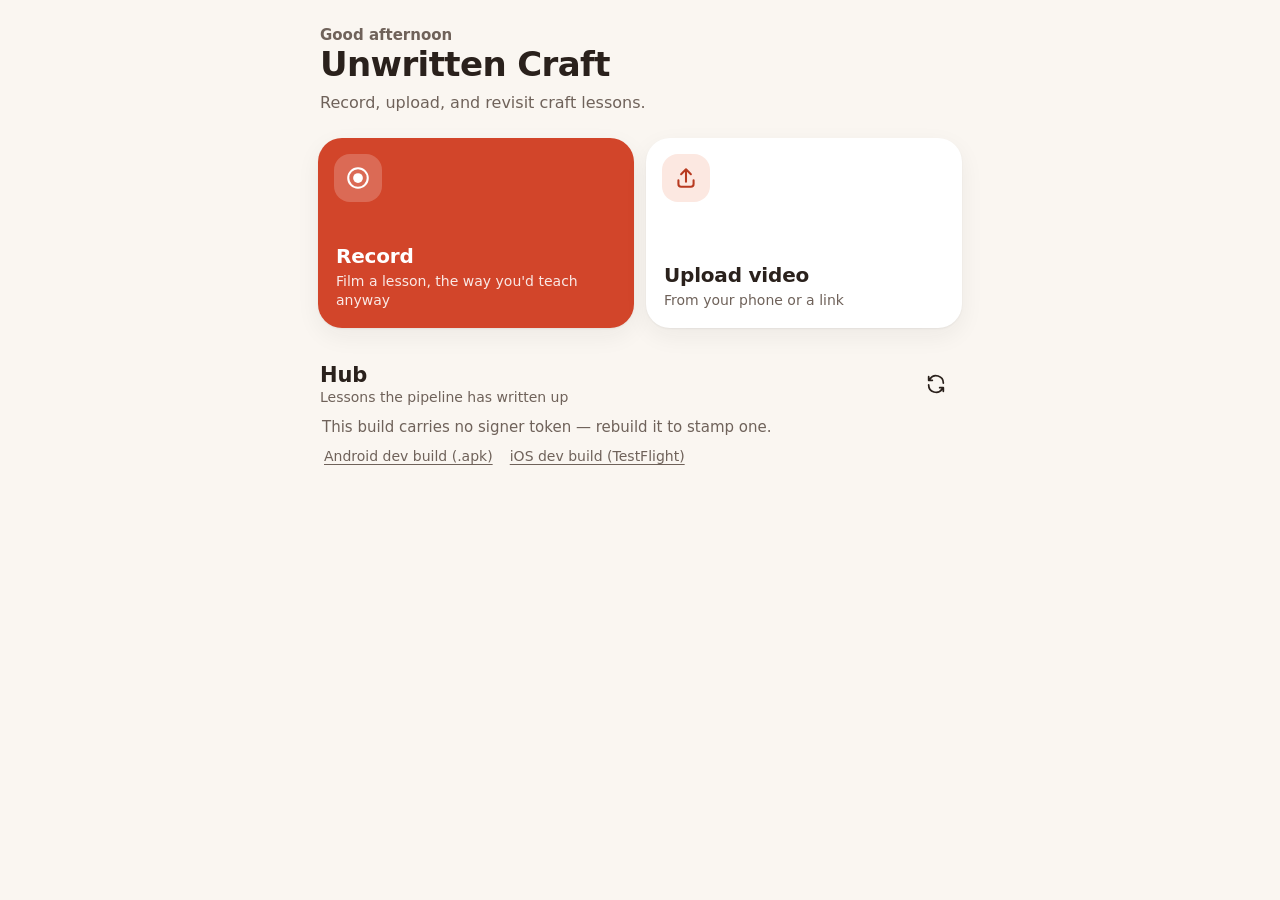
<file: app/recorder/index.html>
<!DOCTYPE html>
<html lang="en">
<head>
<meta charset="utf-8">
<meta name="viewport" content="width=device-width, initial-scale=1, maximum-scale=1, user-scalable=no, viewport-fit=cover">
<meta name="mobile-web-app-capable" content="yes">
<meta name="apple-mobile-web-app-capable" content="yes">
<meta name="apple-mobile-web-app-status-bar-style" content="default">
<meta name="apple-mobile-web-app-title" content="Unwritten">
<meta name="theme-color" content="#FAF6F1" media="(prefers-color-scheme: light)">
<meta name="theme-color" content="#171310" media="(prefers-color-scheme: dark)">
<meta name="description" content="Record one lesson, in the mentor's own words.">
<link rel="manifest" href="manifest.webmanifest">
<link rel="apple-touch-icon" href="icons/apple-touch-icon.png">
<link rel="icon" type="image/png" sizes="192x192" href="icons/icon-192.png">
<link rel="icon" type="image/png" sizes="512x512" href="icons/icon-512.png">
<link rel="stylesheet" href="app.css">
<title>Unwritten Craft</title>
</head>
<body>
<div id="app">
  <header class="largetitle">
    <p class="eyebrow" id="greeting">Welcome back</p>
    <h1>Unwritten Craft</h1>
    <p class="sub">Record, upload, and revisit craft lessons.</p>
  </header>
  <div id="status"></div>
  <nav class="tiles" aria-label="Start a lesson">
    <a class="tile primary" id="gorecord" href="record.html">
      <span class="tglyph" aria-hidden="true"><svg class="i" viewBox="0 0 24 24"><circle cx="12" cy="12" r="4.5" fill="currentColor" stroke="none"/><circle cx="12" cy="12" r="9"/></svg></span>
      <span class="ttitle">Record</span>
      <span class="tsub">Film a lesson, the way you'd teach anyway</span>
    </a>
    <a class="tile" id="goupload" href="upload.html">
      <span class="tglyph" aria-hidden="true"><svg class="i" viewBox="0 0 24 24"><path d="M12 15.5V4M7.5 8.5 12 4l4.5 4.5M5 14v3.5A2.5 2.5 0 0 0 7.5 20h9a2.5 2.5 0 0 0 2.5-2.5V14"/></svg></span>
      <span class="ttitle">Upload video</span>
      <span class="tsub">From your phone or a link</span>
    </a>
  </nav>
  <section class="library" aria-labelledby="hubhead">
    <div class="shead">
      <h2 id="hubhead">Hub<small>Lessons the pipeline has written up</small></h2>
      <button class="iconbtn" id="hubrefresh" title="Refresh the hub" aria-label="Refresh the hub"><svg class="i" viewBox="0 0 24 24"><path d="M20 11a8 8 0 0 0-14.7-4.4M4 4v4h4M4 13a8 8 0 0 0 14.7 4.4M20 20v-4h-4"/></svg></button>
    </div>
    <div id="hubstatus"></div>
    <video id="hubplayer" class="hidden" controls playsinline preload="metadata"></video>
    <button id="hubclose" class="hidden pill block" title="Close player">Close player</button>
    <div id="hubdetail"></div>
    <div id="hublist" class="cards"><div class="sempty empty"><b>Loading…</b></div></div>
  </section>
  <footer><a class="advlink" href="unwritten-craft.apk" download>Android dev build (.apk)</a>
    <a class="advlink" href="https://testflight.apple.com/join/fwbSpfDD" target="_blank" rel="noopener">iOS dev build (TestFlight)</a></footer>
</div>
<script src="common.js"></script>
<script src="home.js"></script>
<script>
/* PWA: register the offline shell where supported (secure contexts
   only; old Safari without service workers simply skips this). */
if("serviceWorker" in navigator && window.isSecureContext){
  window.addEventListener("load", function(){
    navigator.serviceWorker.register("sw.js").catch(function(){});
  });
}
</script>
</body>
</html>
</file>
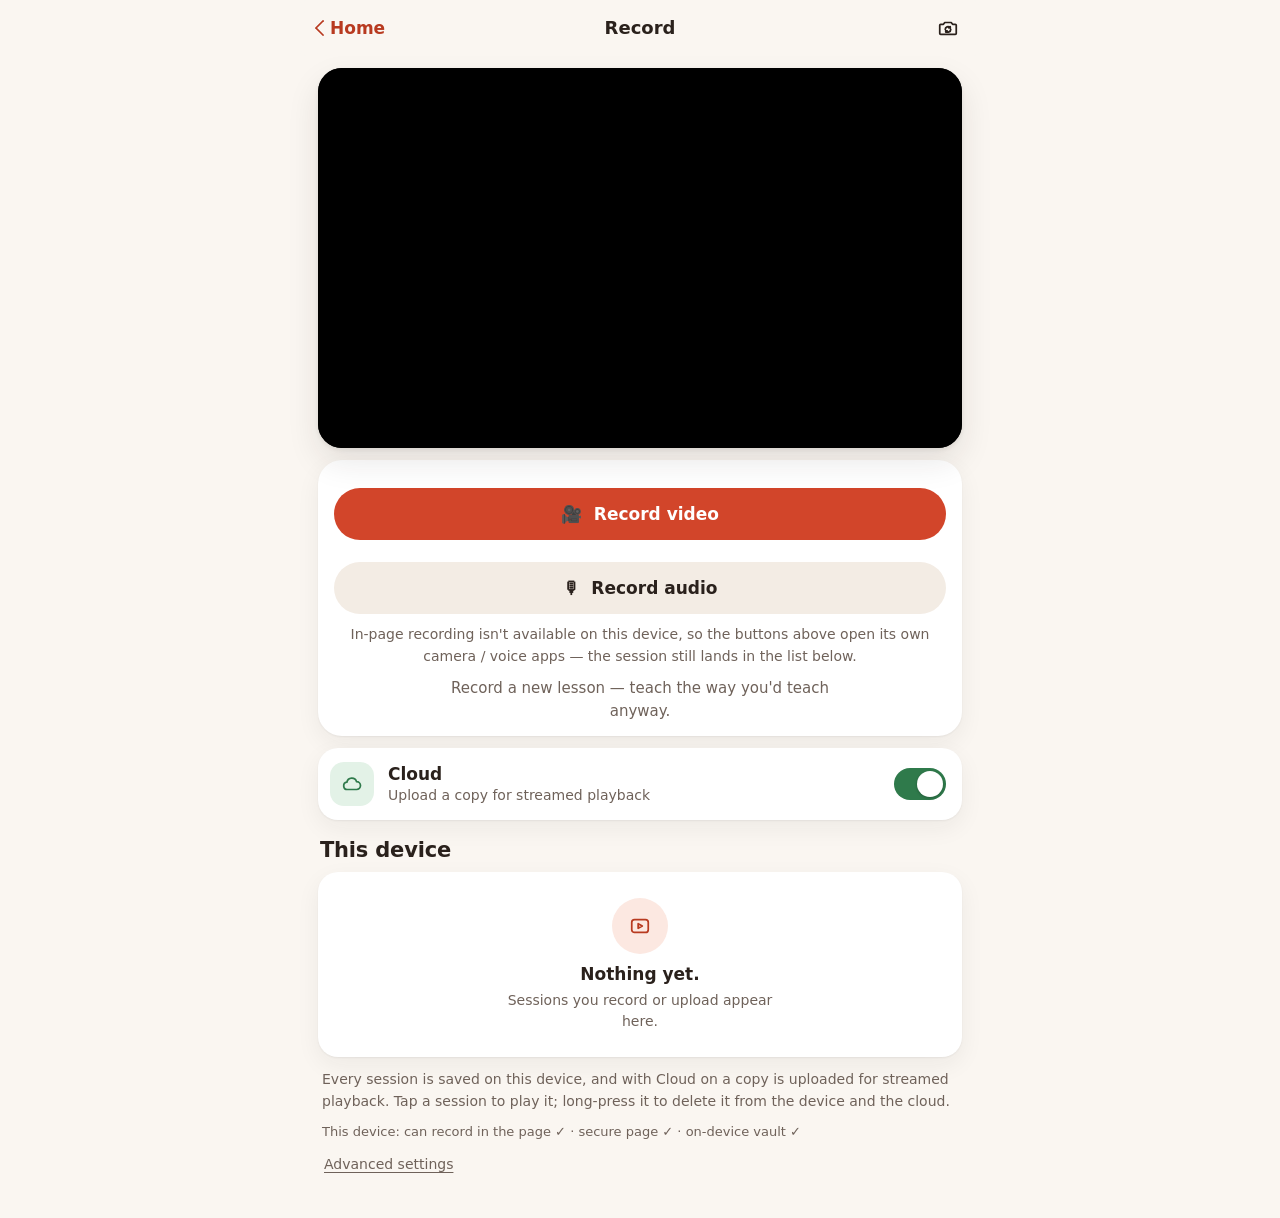
<file: app/recorder/record.html>
<!DOCTYPE html>
<html lang="en">
<head>
<meta charset="utf-8">
<meta name="viewport" content="width=device-width, initial-scale=1, maximum-scale=1, user-scalable=no, viewport-fit=cover">
<meta name="mobile-web-app-capable" content="yes">
<meta name="apple-mobile-web-app-capable" content="yes">
<meta name="apple-mobile-web-app-status-bar-style" content="default">
<meta name="apple-mobile-web-app-title" content="Unwritten">
<meta name="theme-color" content="#FAF6F1" media="(prefers-color-scheme: light)">
<meta name="theme-color" content="#171310" media="(prefers-color-scheme: dark)">
<meta name="description" content="Record one lesson, in the mentor's own words.">
<link rel="manifest" href="manifest.webmanifest">
<link rel="apple-touch-icon" href="icons/apple-touch-icon.png">
<link rel="icon" type="image/png" sizes="192x192" href="icons/icon-192.png">
<link rel="icon" type="image/png" sizes="512x512" href="icons/icon-512.png">
<link rel="stylesheet" href="app.css">
<title>Record · Unwritten Craft</title>
</head>
<body>
<div id="app">
  <header class="topbar">
    <a class="backbtn" id="backhome-record" href="index.html" aria-label="Back to Home"><span class="bl">Home</span></a>
    <h1>Record</h1>
    <div class="baraction">
      <button class="iconbtn" id="camtoggle" aria-label="Back camera — switch to front" title="Switch camera"><svg class="i" viewBox="0 0 24 24"><path d="M4 8h3l1.5-2h7L17 8h3a1 1 0 0 1 1 1v9a1 1 0 0 1-1 1H4a1 1 0 0 1-1-1V9a1 1 0 0 1 1-1z"/><path d="M9 13.5a3 3 0 0 1 5.2-2M15 13.5a3 3 0 0 1-5.2 2M14.4 10.4l.1 1.6-1.6-.1M9.6 16.6l-.1-1.6 1.6.1"/></svg></button>
    </div>
  </header>
  <div id="joinbanner" class="joinbanner hidden" role="status"></div>
  <div>
    <div id="stage">
      <video id="view" autoplay playsinline muted></video>
      <video id="player" class="hidden" playsinline preload="metadata"></video>
      <div id="recbadge" class="hidden"><span id="recdot"></span>REC&nbsp;<span id="timer">0:00</span></div>
      <div id="playercontrols" class="hidden">
        <button id="vfplay" title="Play" aria-label="Play">▶</button>
        <button id="vfpause" title="Pause" aria-label="Pause">⏸</button>
        <button id="vfclose" title="Close" aria-label="Close player">✕</button>
      </div>
    </div>
    <div id="micwarn" class="banner hidden"><span aria-hidden="true">🎤</span><span><b>No microphone.</b> The mentor's words won't be recorded — and the mentor's words are the whole point. Check the browser's site settings, or use the camera-app option below.</span></div>
    <div id="speechwarn" class="banner hidden"><span aria-hidden="true">🔇</span><span><b>Quiet for a while.</b> No speech in the last minute — and the mentor's words are the whole point. Check the mic is close enough.</span></div>
    <div id="zoomrow" class="hidden">
      <button id="zoomout" title="Zoom out" aria-label="Zoom out">−</button>
      <input id="zoomseek" type="range" min="0" max="100" value="0" aria-label="Zoom">
      <button id="zoomin" title="Zoom in" aria-label="Zoom in">+</button>
      <span id="zoomlabel">1.0×</span>
    </div>
    <div class="dock">
      <button id="recbtn">● Record</button>
      <div class="hidden" id="capcontrols">
        <button class="pill primary block" id="capvideo">🎥&nbsp; Record video</button>
        <button class="pill block" id="capaudio">🎙&nbsp; Record audio</button>
      </div>
      <div id="fallback" class="hidden">In-page recording isn't available on this device, so the buttons above open its own camera / voice apps — the session still lands in the list below.</div>
      <div id="status">Record a new lesson — teach the way you'd teach anyway.</div>
    </div>
    <input type="file" id="fileinput" accept="video/*,image/*" capture="environment" class="hidden">
    <input type="file" id="audioinput" accept="audio/*" capture class="hidden">
    <button class="setrow" id="cloudtoggle" role="switch" aria-checked="true">
      <span class="sglyph" aria-hidden="true"><svg class="i" viewBox="0 0 24 24"><path d="M7 18a4 4 0 0 1-.6-7.96A5.5 5.5 0 0 1 17 9.5a4.25 4.25 0 0 1 0 8.5z"/></svg></span>
      <span class="glabel">Cloud<small>Upload a copy for streamed playback</small></span>
      <span class="switch" aria-hidden="true"></span>
    </button>
    <section class="library" aria-labelledby="devhead">
      <div class="shead"><h2 id="devhead">This device</h2></div>
      <div id="clips" class="cards"><div class="sempty empty"><b>Nothing yet.</b></div></div>
    </section>
    <button class="pill block hidden" id="exportbtn">Export sessions to Downloads</button>
    <p class="note">Every session is saved on this device, and with Cloud on a copy is uploaded for streamed playback. Tap a session to play it; long-press it to delete it from the device and the cloud.</p>
    <p id="caps"></p>
    <button class="advlink" id="advancedlink">Advanced settings</button>
    <div id="cloudpanel" class="hidden">
      <p class="bnote">Build values, shown for debugging — they load fresh from this build on every load and can't be changed here.</p>
      <dl class="dbg">
        <div><dt>Signer URL</dt><dd id="clouddbgurl"></dd></div>
        <div><dt>Signer token</dt><dd id="clouddbgtoken"></dd></div>
      </dl>
    </div>
  </div>
</div>
<script src="common.js"></script>
<script src="record.js"></script>
<script>
/* PWA: register the offline shell where supported (secure contexts
   only; old Safari without service workers simply skips this). */
if("serviceWorker" in navigator && window.isSecureContext){
  window.addEventListener("load", function(){
    navigator.serviceWorker.register("sw.js").catch(function(){});
  });
}
</script>
</body>
</html>
</file>
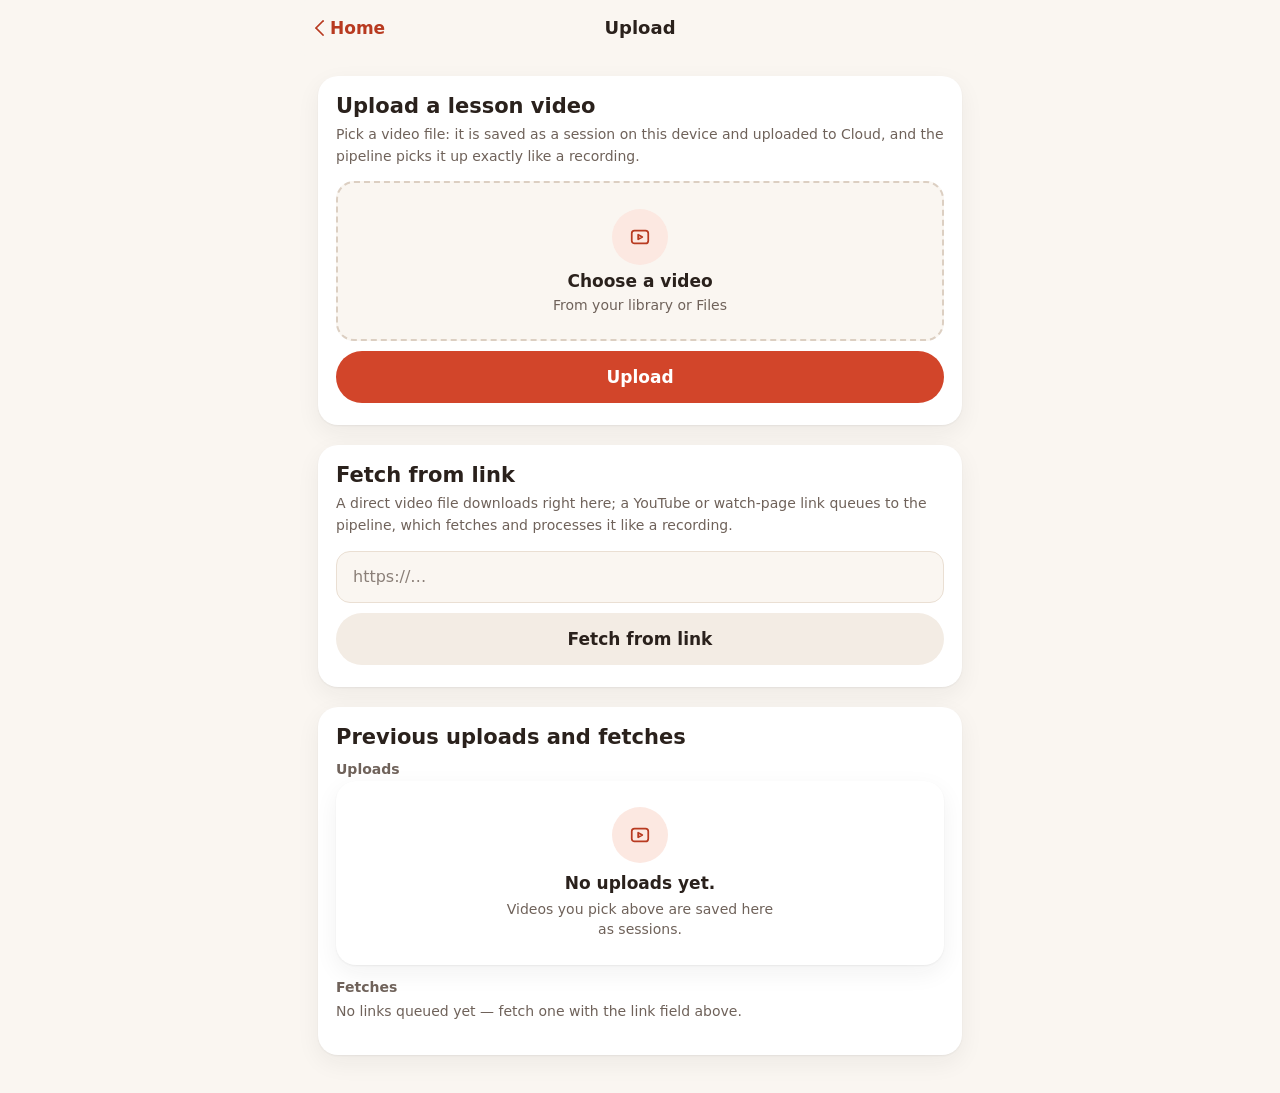
<file: app/recorder/upload.html>
<!DOCTYPE html>
<html lang="en">
<head>
<meta charset="utf-8">
<meta name="viewport" content="width=device-width, initial-scale=1, maximum-scale=1, user-scalable=no, viewport-fit=cover">
<meta name="mobile-web-app-capable" content="yes">
<meta name="apple-mobile-web-app-capable" content="yes">
<meta name="apple-mobile-web-app-status-bar-style" content="default">
<meta name="apple-mobile-web-app-title" content="Unwritten">
<meta name="theme-color" content="#FAF6F1" media="(prefers-color-scheme: light)">
<meta name="theme-color" content="#171310" media="(prefers-color-scheme: dark)">
<meta name="description" content="Record one lesson, in the mentor's own words.">
<link rel="manifest" href="manifest.webmanifest">
<link rel="apple-touch-icon" href="icons/apple-touch-icon.png">
<link rel="icon" type="image/png" sizes="192x192" href="icons/icon-192.png">
<link rel="icon" type="image/png" sizes="512x512" href="icons/icon-512.png">
<link rel="stylesheet" href="app.css">
<title>Upload · Unwritten Craft</title>
</head>
<body>
<div id="app">
  <header class="topbar">
    <a class="backbtn" id="backhome-upload" href="index.html" aria-label="Back to Home"><span class="bl">Home</span></a>
    <h1>Upload</h1>
    <div class="baraction"></div>
  </header>
  <div id="status"></div>
  <div id="joinbanner" class="joinbanner hidden" role="status"></div>
  <section class="card upcard" aria-labelledby="pickhead">
    <h2 id="pickhead">Upload a lesson video</h2>
    <p class="note">Pick a video file: it is saved as a session on this device and uploaded to Cloud, and the pipeline picks it up exactly like a recording.</p>
    <label class="dropzone" for="uploadinput">
      <span class="eglyph" aria-hidden="true"><svg class="i" viewBox="0 0 24 24"><rect x="3" y="5" width="18" height="14" rx="3"/><path d="m10 9.5 4.5 2.5-4.5 2.5z"/></svg></span>
      <b>Choose a video</b>
      <span id="pickname">From your library or Files</span>
    </label>
    <input type="file" id="uploadinput" accept="video/*" class="vh">
    <button class="pill primary block" id="uploadbtn">Upload</button>
    <div id="uploadstatus"></div>
  </section>
  <section class="card upcard" aria-labelledby="fetchhead">
    <h2 id="fetchhead">Fetch from link</h2>
    <p class="note">A direct video file downloads right here; a YouTube or watch-page link queues to the pipeline, which fetches and processes it like a recording.</p>
    <label for="urlinput" class="vh">Video link</label>
    <input type="url" id="urlinput" inputmode="url" autocomplete="off" placeholder="https://…">
    <button class="pill block" id="urlfetchbtn">Fetch from link</button>
    <div id="urlstatus"></div>
  </section>
  <section class="card upcard" aria-labelledby="prevhead">
    <h2 id="prevhead">Previous uploads and fetches</h2>
    <div id="uphistory"></div>
    <div id="fetchhistory"></div>
  </section>
</div>
<script src="common.js"></script>
<script src="upload.js"></script>
<script>
/* PWA: register the offline shell where supported (secure contexts
   only; old Safari without service workers simply skips this). */
if("serviceWorker" in navigator && window.isSecureContext){
  window.addEventListener("load", function(){
    navigator.serviceWorker.register("sw.js").catch(function(){});
  });
}
</script>
</body>
</html>
</file>
<file: app/recorder/app.css>
/* Unwritten Craft — "Hearth", the shared design language (see
   docs/DESIGN.md). Warm paper by default, a matching dark palette that
   follows the system, one warm accent (ember) for the one primary
   action, big round tiles and cards, words in chips instead of glyph
   codes. One app, three pages: home — index.html (greeting, Record and
   Upload tiles, the hub last); record — record.html (viewfinder, zoom,
   the shutter dock, cloud, this device's sessions, advanced link);
   upload — upload.html (pick a file, or paste a link).
   html.ios / html.android (set in common.js) only nudge type, radii
   and the top bar; the layout is shared. */
:root{
  --canvas:#FAF6F1; --surface:#FFFFFF; --sunken:#F3ECE4;
  --ink:#2A211C; --ink2:#6F625A; --line:#EADFD3; --ring:#DCCFC2;
  --ember:#D2452A; --ember-press:#B83A20; --ember-ink:#B83A20; --ember-soft:#FCE8E1;
  --sage:#2F7A4B; --sage-soft:#E3F2E7; --honey:#8A5A00; --honey-soft:#FFF3D6;
  --danger:#C23B22; --focus:#D2452A;
  --shadow:0 1px 2px rgba(42,33,28,.06), 0 8px 24px rgba(42,33,28,.06);
  --shadow-lift:0 2px 4px rgba(42,33,28,.08), 0 14px 32px rgba(42,33,28,.10);
  --topbar:rgba(250,246,241,.86);
  --c0:#FCE3D9; --c0i:#B5432A; --c1:#FBEFD2; --c1i:#8A5A00; --c2:#E2EFE1; --c2i:#2F6B3F;
  --c3:#DDEBF4; --c3i:#2B5F80; --c4:#ECE3F3; --c4i:#6A4486; --c5:#F2E3D8; --c5i:#8A4F2E;
  --tap:48px; --r-tile:24px; --r-card:20px; --r-thumb:14px;
  --round:ui-rounded,"SF Pro Rounded","Nunito","Segoe UI Variable Display",system-ui,sans-serif;
  color-scheme:light dark;
}
@media (prefers-color-scheme: dark){
  :root{
    --canvas:#171310; --surface:#221C18; --sunken:#2D2621;
    --ink:#F7EFE6; --ink2:#B9AA9C; --line:#3A312A; --ring:#5A4E44;
    --ember-ink:#FF8A6B; --ember-soft:#3A2420;
    --sage:#7FD39B; --sage-soft:#1F2E24; --honey:#F2C46B; --honey-soft:#33281A;
    --focus:#FF8A6B; --shadow:none; --shadow-lift:none;
    --topbar:rgba(23,19,16,.86);
    --c0:#3A2420; --c0i:#FF9C82; --c1:#33281A; --c1i:#F2C46B; --c2:#1F2E24; --c2i:#7FD39B;
    --c3:#1C2A33; --c3i:#8CC4E6; --c4:#2B2233; --c4i:#C7A6E0; --c5:#33251C; --c5i:#E0A884;
  }
}
html.android{ --r-tile:20px; --r-card:16px; }
*{box-sizing:border-box; -webkit-tap-highlight-color:transparent;}
html,body{margin:0;padding:0;background:var(--canvas);color:var(--ink);height:100%;
  font-family:system-ui,-apple-system,"SF Pro Text","Segoe UI",Roboto,sans-serif;
  -webkit-text-size-adjust:100%;}
html.android body{font-family:Roboto,system-ui,"Segoe UI",sans-serif;}
html.android{--round:Roboto,system-ui,sans-serif;}
button,input{font-family:inherit; color:inherit;}
button{cursor:pointer;}
.hidden{display:none !important;}
.vh{position:absolute;width:1px;height:1px;overflow:hidden;clip:rect(0 0 0 0);white-space:nowrap;}
:focus-visible{outline:3px solid var(--focus);outline-offset:2px;}
svg.i{width:22px;height:22px;fill:none;stroke:currentColor;stroke-width:1.9;
  stroke-linecap:round;stroke-linejoin:round;flex:none;}
#app{max-width:680px;margin:0 auto;padding:0 18px calc(32px + env(safe-area-inset-bottom));
  min-height:100vh; min-height:100dvh; display:flex; flex-direction:column;}

/* ---- headers: greeting + large title on home, a top bar elsewhere ---- */
.largetitle{padding:calc(26px + env(safe-area-inset-top)) 2px 10px;}
.eyebrow{margin:0 0 2px;color:var(--ink2);font-size:15px;font-weight:600;}
.largetitle h1{font-family:var(--round);font-size:34px;line-height:1.08;margin:0 0 8px;
  font-weight:800;letter-spacing:-.6px;}
html.android .largetitle h1{font-size:32px;font-weight:700;letter-spacing:-.2px;}
.sub{color:var(--ink2);font-size:16px;margin:0;line-height:1.45;}
.topbar{position:sticky;top:0;z-index:5;display:grid;grid-template-columns:1fr auto 1fr;
  align-items:center;min-height:calc(var(--tap) + 8px + env(safe-area-inset-top));
  padding:env(safe-area-inset-top) 8px 0;margin:0 -18px 6px;
  background:var(--topbar);-webkit-backdrop-filter:saturate(1.4) blur(16px);
  backdrop-filter:saturate(1.4) blur(16px);border-bottom:1px solid transparent;}
.topbar h1{font-family:var(--round);font-size:18px;font-weight:700;margin:0;text-align:center;}
.baraction{display:flex;justify-content:flex-end;min-width:var(--tap);}
.backbtn{display:inline-flex;align-items:center;gap:4px;min-height:var(--tap);min-width:var(--tap);
  padding:0 10px 0 6px;background:none;border:none;color:var(--ember-ink);font-size:17px;
  font-weight:600;text-decoration:none;justify-self:start;border-radius:24px;}
.backbtn::before,.chev::before{content:"";display:block;width:10px;height:10px;
  border-left:2.5px solid currentColor;border-bottom:2.5px solid currentColor;
  transform:translateX(3px) rotate(45deg);border-radius:1px;}
.backbtn:active{opacity:.55;}
html.android .topbar{grid-template-columns:auto 1fr auto;}
html.android .topbar h1{text-align:left;font-size:21px;font-weight:500;padding-left:4px;}
html.android .backbtn{color:var(--ink);}
html.android .backbtn .bl{display:none;}
.iconbtn{display:inline-flex;align-items:center;justify-content:center;width:var(--tap);
  height:var(--tap);background:none;border:none;color:var(--ink);border-radius:50%;
  padding:0;text-decoration:none;flex:none;transition:transform .18s ease-out,background .18s;}
.iconbtn:active{background:var(--sunken);transform:scale(.94);}
.iconbtn.tonal{background:var(--sunken);}
.iconbtn.danger{color:var(--danger);}
html.android .iconbtn.danger{color:var(--danger);}

/* ---- status: a friendly note, only while it says something ---- */
#status{color:var(--ink2);font-size:15px;line-height:1.5;padding:4px 4px 10px;}
#status:empty{display:none;}
#status b{color:var(--ink);}

/* ---- action tiles (home): Record filled ember, Upload on surface ---- */
.tiles{display:grid;grid-template-columns:1fr 1fr;gap:12px;margin:14px 0 8px;}
.tile{position:relative;display:flex;flex-direction:column;justify-content:flex-start;gap:4px;
  min-height:168px;padding:18px;border-radius:var(--r-tile);text-decoration:none;
  background:var(--surface);color:var(--ink);box-shadow:var(--shadow);
  transition:transform .18s ease-out, box-shadow .18s ease-out;}
.tile:active{transform:scale(.96);}
.tile .tglyph{display:flex;align-items:center;justify-content:center;width:48px;height:48px;
  margin:-2px 0 auto -2px;border-radius:16px;
  background:var(--ember-soft);color:var(--ember-ink);}
.tile .tglyph svg.i{width:26px;height:26px;}
.ttitle{font-family:var(--round);font-size:20px;font-weight:700;letter-spacing:-.2px;margin-top:14px;}
.tsub{font-size:14px;line-height:1.35;color:var(--ink2);}
.tile.primary{background:var(--ember);color:#fff;}
.tile.primary .tsub{color:rgba(255,255,255,.88);}
.tile.primary .tglyph{background:rgba(255,255,255,.2);color:#fff;}
.tile.primary:active{background:var(--ember-press);}
@media (max-width:340px){ .tiles{grid-template-columns:1fr;} .tile{min-height:132px;} }

/* ---- sections ---- */
.library{margin-top:18px;}
.shead{display:flex;align-items:center;gap:8px;margin:6px 2px 10px;}
.shead h2{flex:1;font-family:var(--round);font-size:21px;font-weight:700;margin:0;letter-spacing:-.2px;}
.shead small{display:block;font-family:system-ui,-apple-system,sans-serif;font-size:14px;
  font-weight:400;color:var(--ink2);margin-top:2px;letter-spacing:0;}
html.android .shead h2{font-weight:500;}

/* ---- cards: lessons (hub) and sessions (this device) ---- */
.cards{display:flex;flex-direction:column;gap:10px;}
.cards:empty{display:none;}
.card{background:var(--surface);border-radius:var(--r-card);box-shadow:var(--shadow);}
.lesson,.srow{display:flex;align-items:center;gap:14px;width:100%;min-height:76px;
  padding:10px 8px 10px 10px;border:none;border-radius:var(--r-card);background:var(--surface);
  box-shadow:var(--shadow);color:var(--ink);text-align:left;cursor:pointer;
  transition:transform .18s ease-out;}
.lesson:active,.srow:active{transform:scale(.985);}
.cover,.thumb{position:relative;display:flex;align-items:center;justify-content:center;
  width:56px;height:56px;border-radius:var(--r-thumb);flex:none;overflow:hidden;
  font-family:var(--round);font-size:24px;font-weight:800;}
.thumb{background:#000;}
.thumb img{width:100%;height:100%;object-fit:cover;display:block;}
.thumb .dur{position:absolute;right:4px;bottom:4px;padding:1px 5px;border-radius:6px;
  background:rgba(0,0,0,.62);color:#fff;font:600 11px/1.4 system-ui,sans-serif;
  font-variant-numeric:tabular-nums;}
.cw0{background:var(--c0);color:var(--c0i);} .cw1{background:var(--c1);color:var(--c1i);}
.cw2{background:var(--c2);color:var(--c2i);} .cw3{background:var(--c3);color:var(--c3i);}
.cw4{background:var(--c4);color:var(--c4i);} .cw5{background:var(--c5);color:var(--c5i);}
.ltext{flex:1;min-width:0;display:flex;flex-direction:column;gap:5px;}
.ltitle{font-size:17px;font-weight:600;white-space:nowrap;overflow:hidden;text-overflow:ellipsis;}
.lsub{font-size:14px;color:var(--ink2);}
.chips{display:flex;flex-wrap:wrap;gap:6px;}
.chev{display:block;color:var(--ink2);flex:none;padding:0 10px;}
.chev::before{transform:translateX(-3px) rotate(-135deg);width:9px;height:9px;border-width:2px;}
.sright{display:flex;align-items:center;gap:2px;flex:none;}
.empty{display:flex;flex-direction:column;align-items:center;text-align:center;gap:6px;
  padding:26px 20px;background:var(--surface);border-radius:var(--r-card);box-shadow:var(--shadow);}
.empty .eglyph{display:flex;align-items:center;justify-content:center;width:56px;height:56px;
  border-radius:50%;background:var(--ember-soft);color:var(--ember-ink);margin-bottom:4px;}
.empty b{font-size:17px;}
.empty span{color:var(--ink2);font-size:14px;line-height:1.45;max-width:30ch;}

/* ---- chips: statuses in words ---- */
.chip{display:inline-flex;align-items:center;gap:4px;min-height:24px;padding:2px 10px;
  border-radius:999px;font-size:13px;font-weight:600;line-height:1.3;white-space:nowrap;
  background:var(--sunken);color:var(--ink2);text-decoration:none;}
.chip.ember{background:var(--ember-soft);color:var(--ember-ink);}
.chip.sage{background:var(--sage-soft);color:var(--sage);}
.chip.honey{background:var(--honey-soft);color:var(--honey);}
.chip.ign{text-transform:capitalize;}
a.chip{min-height:32px;}
.tchip{display:inline-flex;align-items:center;padding:2px 9px;border-radius:999px;
  background:var(--ember-soft);color:var(--ember-ink);font-size:13px;font-weight:700;
  font-variant-numeric:tabular-nums;flex:none;}
/* upload progress: a ring around the share slot */
.prog{display:inline-flex;align-items:center;justify-content:center;width:40px;height:40px;
  margin:4px;border-radius:50%;font-size:11px;font-weight:700;color:var(--ember-ink);
  font-variant-numeric:tabular-nums;
  background:radial-gradient(closest-side,var(--surface) 76%,transparent 78% 100%),
    conic-gradient(var(--ember) calc(var(--p,0) * 1%), var(--sunken) 0);}
.spin{display:inline-block;width:22px;height:22px;margin:13px;border-radius:50%;
  border:3px solid var(--honey-soft);border-top-color:var(--honey);animation:spin 1s linear infinite;}
@keyframes spin{to{transform:rotate(360deg);}}

/* ---- buttons ---- */
.pill{display:inline-flex;align-items:center;justify-content:center;gap:8px;min-height:52px;
  padding:12px 22px;border:none;border-radius:999px;background:var(--sunken);color:var(--ink);
  font-size:17px;font-weight:600;text-decoration:none;transition:transform .18s ease-out;}
.pill:active{transform:scale(.97);}
.pill.primary{background:var(--ember);color:#fff;}
.pill.primary:active{background:var(--ember-press);}
.pill.block{display:flex;width:100%;margin:10px 0 4px;}
/* Debug-only overrides live behind a small link at the page bottom. */
.advlink{background:none;border:none;color:var(--ink2);font-size:14px;min-height:44px;
  padding:8px 6px;text-align:left;text-decoration:underline;text-underline-offset:3px;}
.note{color:var(--ink2);font-size:14px;line-height:1.55;margin:12px 4px 0;}
/* Step screengrabs read beside the step, not full-bleed: half width
   by default, full image one tap away (it opens alone). */
.writeup img.still{max-width:50%;height:auto;border-radius:10px;display:block;margin:8px 0;}

/* ---- viewfinder ---- */
#stage{position:relative;background:#000;border-radius:var(--r-tile);overflow:hidden;
  margin-top:6px;box-shadow:var(--shadow-lift);}
#view,#player{width:100%;height:300px;object-fit:cover;display:block;background:#000;}
#recbadge{position:absolute;top:14px;left:14px;background:rgba(0,0,0,.55);color:#fff;
  padding:6px 12px 6px 10px;border-radius:999px;font-size:15px;font-weight:700;display:flex;
  gap:8px;align-items:center;-webkit-backdrop-filter:blur(8px);backdrop-filter:blur(8px);}
#recdot{width:11px;height:11px;border-radius:50%;background:#FF5A3C;animation:pulse 1.1s infinite;}
@keyframes pulse{0%,100%{opacity:1;}50%{opacity:.25;}}
#timer{font-variant-numeric:tabular-nums;}
#playercontrols{position:absolute;left:12px;right:12px;bottom:12px;display:flex;gap:8px;
  justify-content:center;}
#playercontrols button{width:var(--tap);height:var(--tap);background:rgba(0,0,0,.55);color:#fff;
  border:none;border-radius:50%;font-size:17px;-webkit-backdrop-filter:blur(8px);backdrop-filter:blur(8px);}
#playercontrols button:active{background:rgba(0,0,0,.75);}
.banner{display:flex;gap:10px;align-items:flex-start;font-size:15px;padding:12px 14px;
  line-height:1.45;border-radius:16px;margin-top:10px;}
#micwarn{background:var(--danger);color:#fff;}
#speechwarn{background:var(--honey-soft);color:var(--honey);}
#speechwarn b{color:inherit;}
#zoomrow{display:flex;gap:6px;align-items:center;margin-top:10px;padding:0 6px;
  background:var(--surface);border-radius:999px;box-shadow:var(--shadow);}
#zoomrow button{background:none;color:var(--ink);border:none;border-radius:50%;
  width:var(--tap);height:var(--tap);font-size:24px;line-height:1;padding:0;flex:none;}
#zoomrow button:active{background:var(--sunken);}
#zoomseek{flex:1;accent-color:var(--ember);height:var(--tap);}
#zoomlabel{color:var(--ink2);font-size:14px;font-weight:600;min-width:44px;text-align:center;
  font-variant-numeric:tabular-nums;}

/* ---- the shutter dock: a ring with an ember disc, a rounded square
   while recording. The button keeps its "● Record" / "■ Stop m:ss"
   text for assistive tech and the shared contract; the shape is drawn
   here. The status line lives in the dock, under the shutter. ---- */
.dock{display:flex;flex-direction:column;align-items:center;gap:6px;margin-top:12px;
  padding:18px 16px 14px;background:var(--surface);border-radius:var(--r-tile);box-shadow:var(--shadow);}
.dock #status{text-align:center;padding:4px 6px 0;max-width:46ch;}
#recbtn{position:relative;display:block;width:84px;height:84px;border-radius:50%;padding:0;
  border:5px solid var(--ring);background:transparent;color:transparent;font-size:0;
  transition:transform .18s ease-out;}
#recbtn::after{content:"";position:absolute;top:6px;right:6px;bottom:6px;left:6px;border-radius:50%;
  background:var(--ember);transition:all .18s ease-out;}
#recbtn:active{transform:scale(.94);}
#recbtn.stop::after{top:22px;right:22px;bottom:22px;left:22px;border-radius:9px;}
#capcontrols{display:flex;flex-direction:column;gap:8px;width:100%;}
#fallback{color:var(--ink2);font-size:14px;line-height:1.55;text-align:center;}

/* ---- settings rows: the Cloud switch ---- */
.setrow{display:flex;align-items:center;gap:14px;width:100%;min-height:72px;margin-top:12px;
  padding:12px 16px 12px 12px;border:none;border-radius:var(--r-card);background:var(--surface);
  box-shadow:var(--shadow);color:var(--ink);font-size:17px;text-align:left;}
.sglyph{display:flex;align-items:center;justify-content:center;width:44px;height:44px;
  border-radius:14px;background:var(--sunken);color:var(--ink2);flex:none;transition:background .2s,color .2s;}
[aria-checked="true"] .sglyph{background:var(--sage-soft);color:var(--sage);}
.glabel{flex:1;min-width:0;font-weight:600;}
.glabel small{display:block;color:var(--ink2);font-size:14px;font-weight:400;line-height:1.35;margin-top:2px;}
.switch{position:relative;flex:none;width:52px;height:32px;border-radius:16px;
  background:var(--ring);transition:background .2s;}
.switch::after{content:"";position:absolute;top:3px;left:3px;width:26px;height:26px;border-radius:50%;
  background:#fff;box-shadow:0 1px 3px rgba(0,0,0,.25);transition:transform .2s;}
[aria-checked="true"] .switch{background:var(--sage);}
[aria-checked="true"] .switch::after{transform:translateX(20px);}
@media (prefers-color-scheme: dark){ [aria-checked="true"] .switch::after{background:#173020;} }
#cloudpanel{background:var(--surface);border-radius:var(--r-card);padding:12px 16px 16px;
  margin-top:10px;box-shadow:var(--shadow);}
#cloudpanel label{display:block;color:var(--ink2);font-size:14px;margin:12px 0 6px;}
input[type=text],input[type=url],input[type=password],input[inputmode]{
  width:100%;min-height:52px;font-size:16px;padding:12px 16px;border:1.5px solid var(--line);
  border-radius:14px;background:var(--canvas);color:var(--ink);}
input::placeholder{color:var(--ink2);opacity:.8;}
input:focus{outline:none;border-color:var(--ember);background:var(--surface);}
#cloudpanel .bnote{color:var(--ink2);font-size:13.5px;line-height:1.5;margin-top:12px;}
#cloudpanel .dbg{margin:4px 0 0;font-size:13.5px;line-height:1.5;}
#cloudpanel .dbg div{display:flex;gap:8px;padding:6px 0;border-top:1px solid var(--line);}
#cloudpanel .dbg dt{color:var(--ink2);flex:0 0 110px;}
#cloudpanel .dbg dd{margin:0;color:var(--ink);word-break:break-all;}

/* ---- hub detail: a lesson, Airbnb-listing style ---- */
#hubstatus{color:var(--ink2);font-size:15px;padding:0 4px 10px;}
#hubstatus:empty{display:none;}
#hubplayer{width:100%;height:300px;object-fit:contain;display:block;background:#000;
  border-radius:var(--r-tile);margin-bottom:8px;}
#hubclose{margin:0 0 12px;}
.detail{background:var(--surface);border-radius:var(--r-tile);overflow:hidden;
  box-shadow:var(--shadow-lift);margin:0 0 16px;}
.banner-cover{position:relative;display:flex;align-items:center;justify-content:center;height:150px;
  font-family:var(--round);font-size:72px;font-weight:800;}
.banner-cover .iconbtn{position:absolute;top:10px;right:10px;background:var(--surface);
  color:var(--ink);box-shadow:var(--shadow);}
.dbody{padding:16px 18px 18px;}
.dtitle{font-family:var(--round);font-size:24px;font-weight:800;line-height:1.2;margin:0;letter-spacing:-.3px;}
.ddate{color:var(--ink2);font-size:15px;margin-top:4px;}
.dacts{display:flex;align-items:center;gap:10px;margin:16px 0 4px;}
.dacts .pill{flex:1;}
.writeup{white-space:pre-wrap;font-size:16px;line-height:1.6;margin-top:16px;padding-top:16px;
  border-top:1px solid var(--line);}
.dsec{font-family:var(--round);font-size:19px;font-weight:700;margin:22px 0 10px;}
.quote{margin:0 0 10px;padding:14px 16px;border-radius:18px;background:var(--canvas);}
.quote blockquote{margin:8px 0 0;font-size:16px;line-height:1.5;}
.quote figcaption{margin-top:6px;color:var(--ink2);font-size:14px;line-height:1.45;}
.chapters{list-style:none;margin:0;padding:0;}
.chapters li{display:flex;align-items:center;gap:12px;min-height:44px;font-size:15px;
  border-bottom:1px solid var(--line);}
.chapters li:last-child{border-bottom:none;}

/* ---- upload page ---- */
.upcard{padding:18px;margin:14px 0 6px;}
.upcard h2{font-family:var(--round);font-size:21px;font-weight:700;margin:0;}
.upcard .note{margin:6px 0 14px;}
.dropzone{display:flex;flex-direction:column;align-items:center;gap:6px;padding:26px 16px;
  border:2px dashed var(--ring);border-radius:18px;background:var(--canvas);text-align:center;cursor:pointer;
  transition:border-color .18s,background .18s;}
.linkrow{display:flex;align-items:center;gap:14px;text-decoration:none;color:inherit;}
.linkrow .eglyph{display:flex;align-items:center;justify-content:center;width:44px;height:44px;flex:none;border-radius:14px;background:var(--ember-soft);color:var(--ember-ink,var(--ember));}
.linkrow .note{margin:0;}
.dropzone:hover,.dropzone:focus-within{border-color:var(--ember);background:var(--ember-soft);}
.dropzone .eglyph{display:flex;align-items:center;justify-content:center;width:56px;height:56px;
  border-radius:50%;background:var(--ember-soft);color:var(--ember-ink);}
.dropzone b{font-size:17px;}
.dropzone span{color:var(--ink2);font-size:14px;word-break:break-all;}
#uploadstatus,#urlstatus{color:var(--ink2);font-size:15px;line-height:1.5;padding:8px 4px 0;}
#fetchhistory{margin-top:14px;}
#uphistory .subhead,#fetchhistory .subhead{font-size:14px;font-weight:600;color:var(--ink2);margin:12px 0 4px;}
#fetchhistory .ltitle.linkurl{font-size:14px;font-weight:400;white-space:normal;overflow-wrap:anywhere;}
#uploadstatus:empty,#urlstatus:empty{display:none;}
#uploadstatus b,#urlstatus b{color:var(--ink);}
#caps{color:var(--ink2);font-size:13px;line-height:1.55;margin:10px 4px 0;}

@media (hover:hover){
  .tile:hover,.lesson:hover,.srow:hover{box-shadow:var(--shadow-lift);}
  .iconbtn:hover{background:var(--sunken);}
  .pill:hover{filter:brightness(.97);}
}
@media (prefers-reduced-motion: reduce){
  #recdot,.spin{animation:none;}
  .tile,.lesson,.srow,.pill,.iconbtn,#recbtn,#recbtn::after,.switch,.switch::after{transition:none;}
  .tile:active,.lesson:active,.srow:active,.pill:active,.iconbtn:active,#recbtn:active{transform:none;}
}
@media (min-width:700px){
  #view,#player,#hubplayer{height:380px;}
  .tile{min-height:190px;}
}
/* Session parts: the capture screens' "Adds a part to ..." note, and
   a tied session's parts list in the hub detail. */
.joinbanner{display:flex;flex-wrap:wrap;align-items:center;gap:8px;margin:0 0 12px;padding:12px 14px;
  border-radius:18px;background:var(--sage-soft);color:var(--ink);font-size:15px;line-height:1.45;}
.joinbanner .pill{min-height:44px;padding:0 16px;font-size:15px;}
.parts li{gap:10px;}
.parts .tchip{display:inline-flex;align-items:center;gap:4px;border:0;cursor:pointer;font:inherit;}
.parts .tchip .i{width:14px;height:14px;}
.parts .ptitle{flex:1;min-width:0;overflow-wrap:anywhere;}
.parts .pill{min-height:40px;padding:0 14px;font-size:14px;}
.addpart .pill{text-decoration:none;color:inherit;}
</file>
